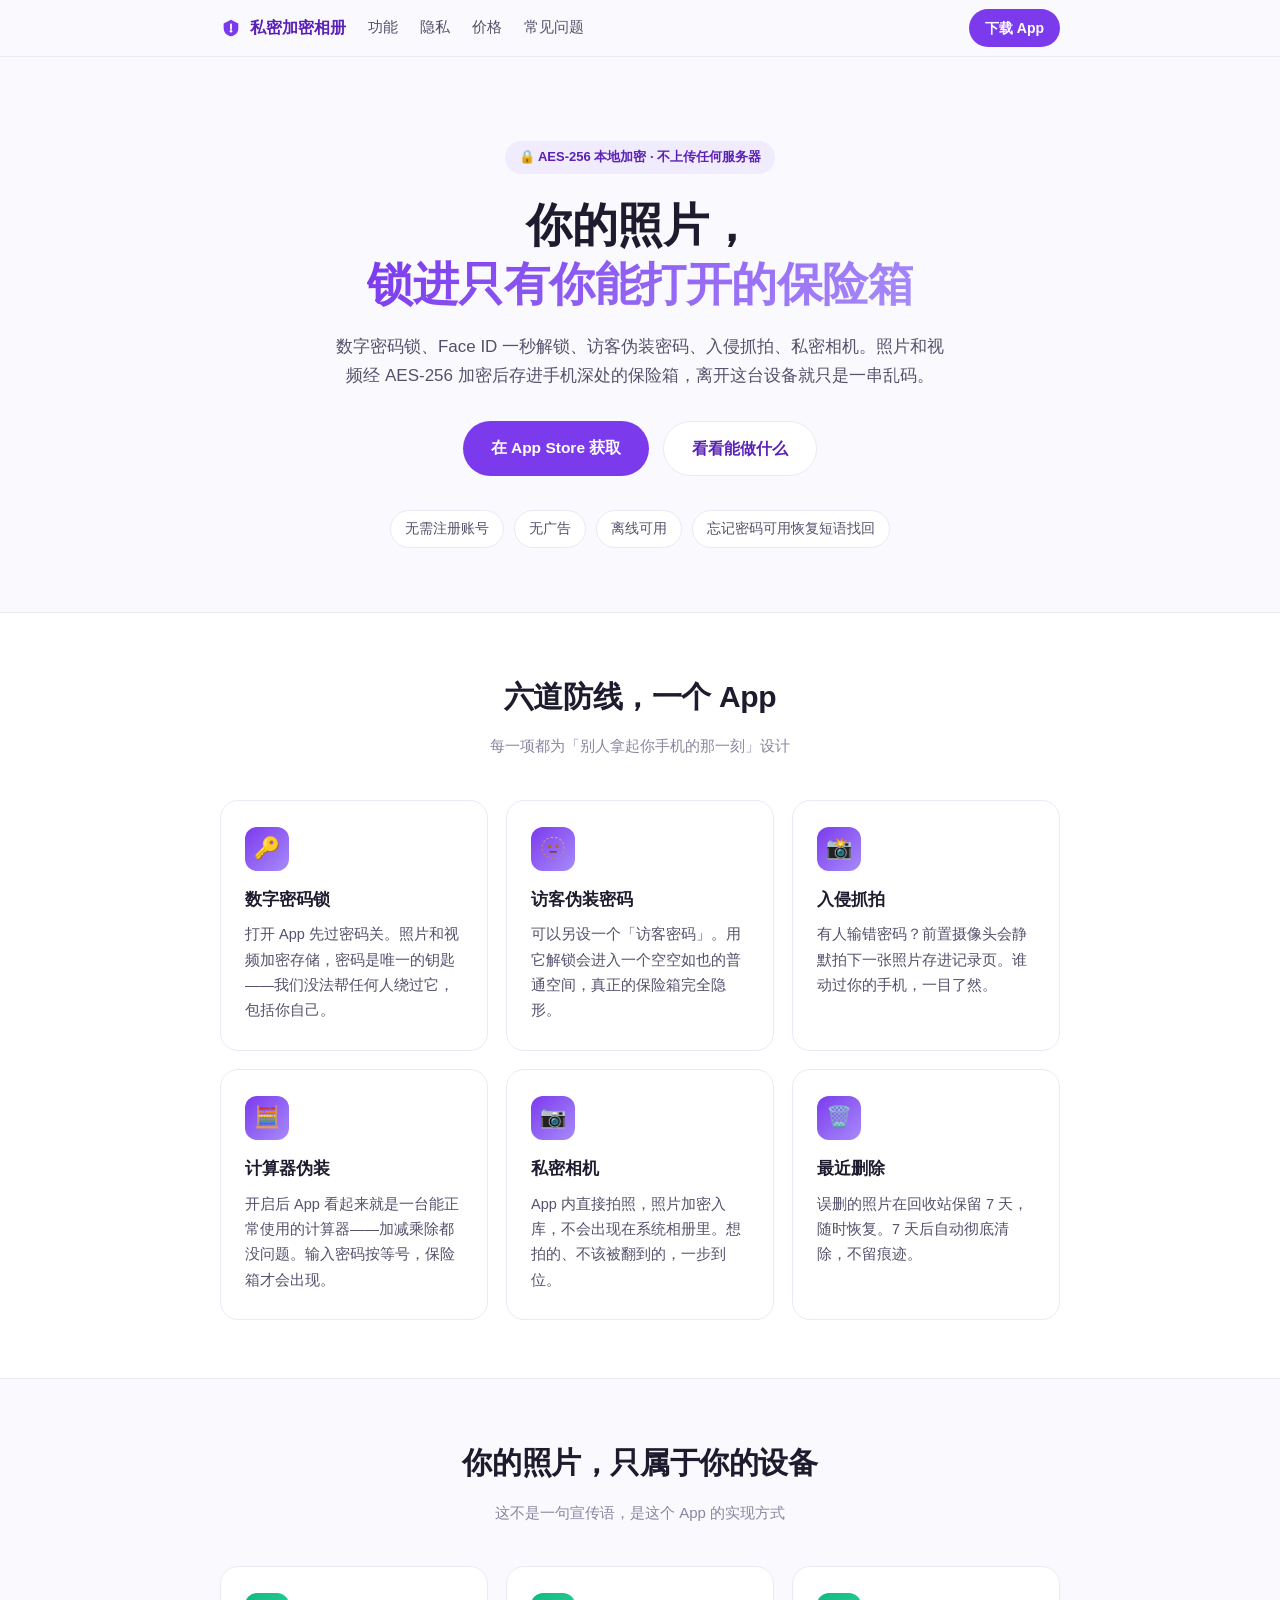
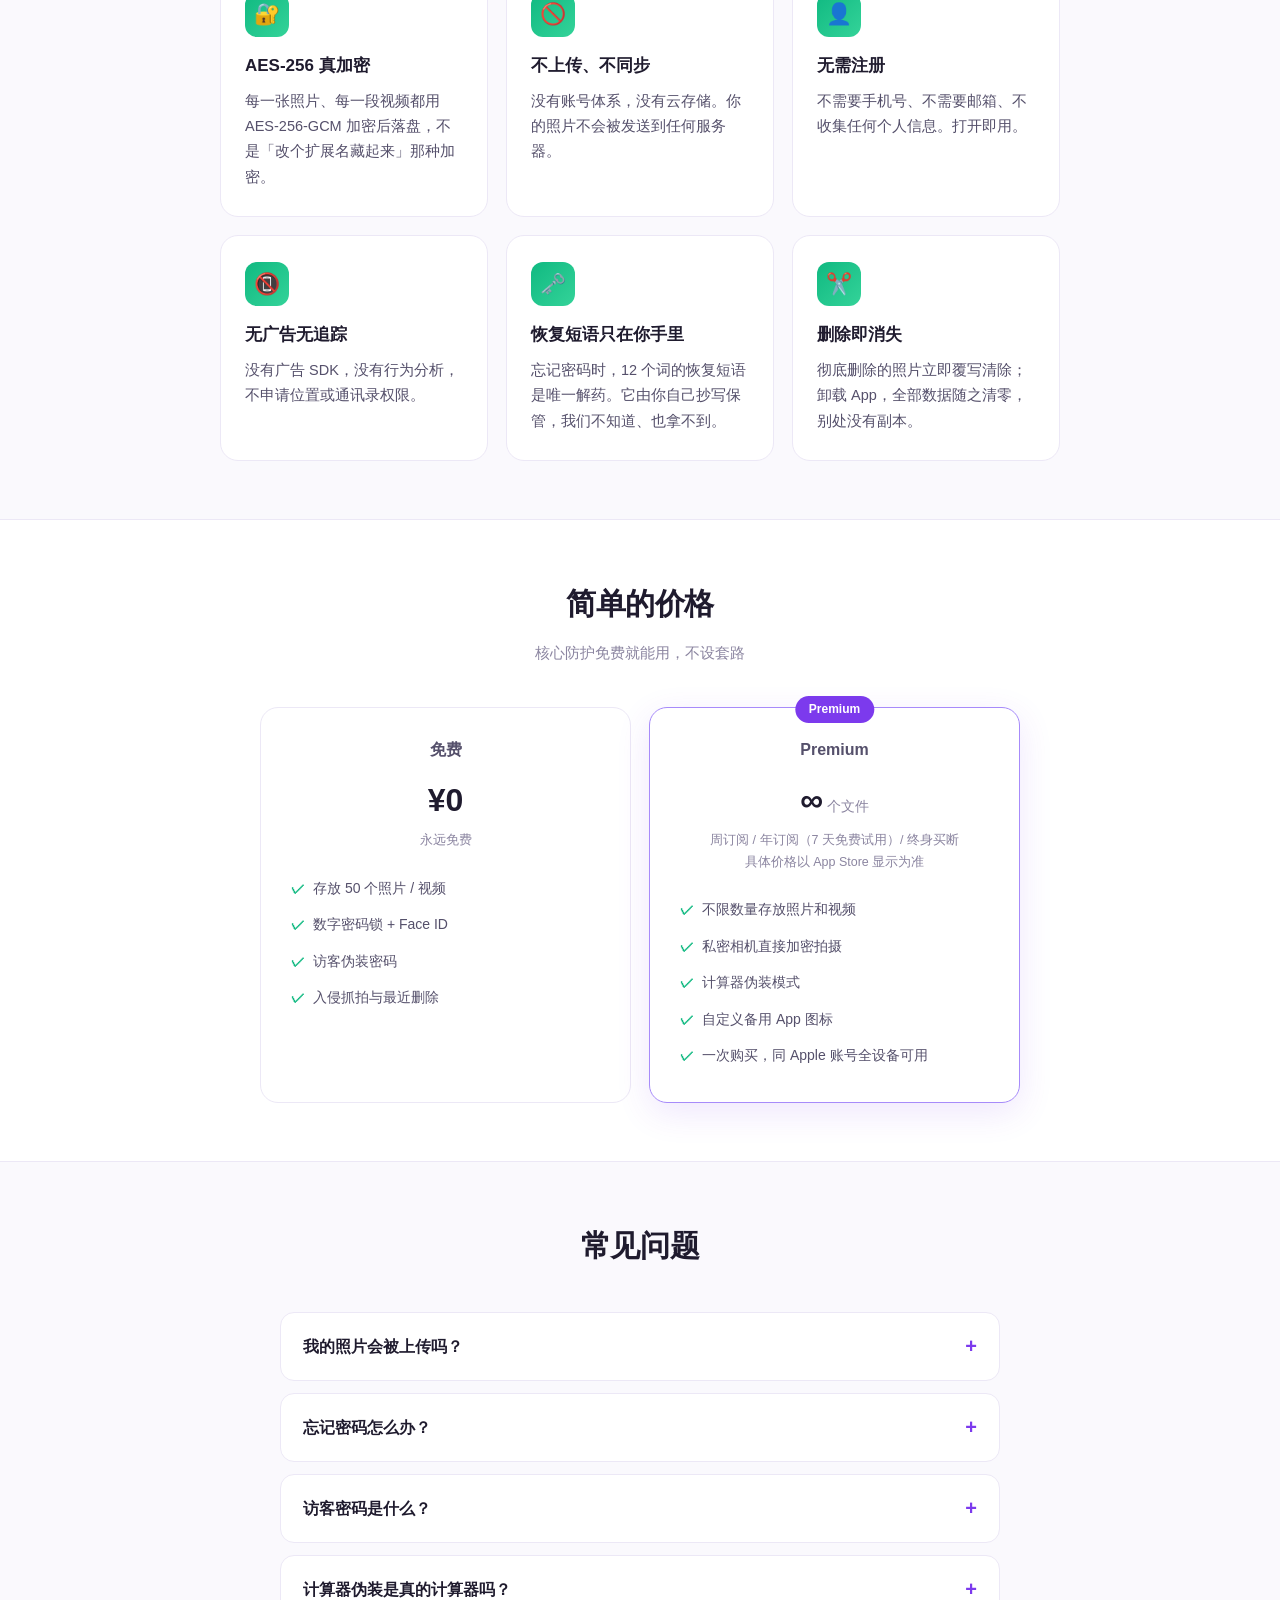
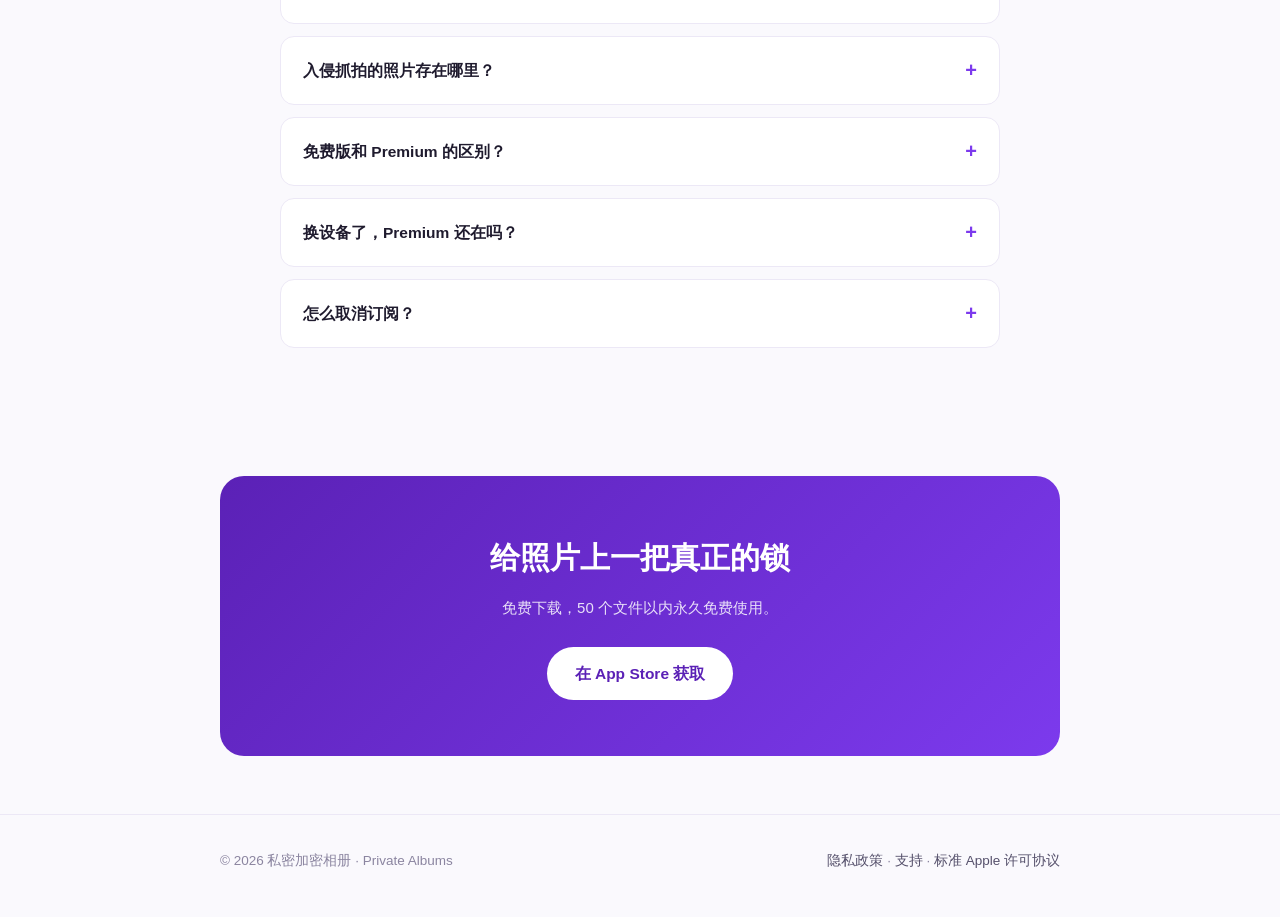
<file: index.html>
<!DOCTYPE html>
<html lang="zh-CN">
<head>
<meta charset="UTF-8">
<meta name="viewport" content="width=device-width, initial-scale=1.0">
<title>私密加密相册 — 带密码锁的照片保险箱</title>
<meta name="description" content="照片和视频用 AES-256 加密锁进保险箱：数字密码、Face ID、访客伪装密码、入侵抓拍、私密相机。全部数据只存在你的设备里。">
<link rel="stylesheet" href="style.css">
</head>
<body>

<nav>
  <div class="wrap">
    <span class="logo">
      <svg viewBox="0 0 24 24" fill="none"><path d="M12 3L4 7v5c0 5 3.4 8.4 8 9 4.6-.6 8-4 8-9V7l-8-4z" fill="#7c3aed"/><path d="M12 8v5" stroke="#fff" stroke-width="2" stroke-linecap="round"/><circle cx="12" cy="15.5" r="1.4" fill="#fff"/></svg>
      私密加密相册
    </span>
    <a class="item" href="#features">功能</a>
    <a class="item" href="#privacy">隐私</a>
    <a class="item" href="#pricing">价格</a>
    <a class="item" href="#faq">常见问题</a>
    <span class="spacer"></span>
    <a class="cta" href="#get">下载 App</a>
  </div>
</nav>

<header class="hero">
  <div class="wrap">
    <span class="badge">🔒 AES-256 本地加密 · 不上传任何服务器</span>
    <h1>你的照片，<br><span class="grad">锁进只有你能打开的保险箱</span></h1>
    <p class="lead">数字密码锁、Face ID 一秒解锁、访客伪装密码、入侵抓拍、私密相机。照片和视频经 AES-256 加密后存进手机深处的保险箱，离开这台设备就只是一串乱码。</p>
    <div class="actions">
      <a class="btn primary" href="https://apps.apple.com/cn/app/id1512321563">在 App Store 获取</a>
      <a class="btn ghost" href="#features">看看能做什么</a>
    </div>
    <div class="pillbar">
      <span class="pill">无需注册账号</span>
      <span class="pill">无广告</span>
      <span class="pill">离线可用</span>
      <span class="pill">忘记密码可用恢复短语找回</span>
    </div>
  </div>
</header>

<section id="features" class="alt">
  <div class="wrap">
    <h2 class="sec">六道防线，一个 App</h2>
    <p class="sec-sub">每一项都为「别人拿起你手机的那一刻」设计</p>
    <div class="grid">
      <div class="card">
        <div class="ico">🔑</div>
        <h3>数字密码锁</h3>
        <p>打开 App 先过密码关。照片和视频加密存储，密码是唯一的钥匙——我们没法帮任何人绕过它，包括你自己。</p>
      </div>
      <div class="card">
        <div class="ico">🫥</div>
        <h3>访客伪装密码</h3>
        <p>可以另设一个「访客密码」。用它解锁会进入一个空空如也的普通空间，真正的保险箱完全隐形。</p>
      </div>
      <div class="card">
        <div class="ico">📸</div>
        <h3>入侵抓拍</h3>
        <p>有人输错密码？前置摄像头会静默拍下一张照片存进记录页。谁动过你的手机，一目了然。</p>
      </div>
      <div class="card">
        <div class="ico">🧮</div>
        <h3>计算器伪装</h3>
        <p>开启后 App 看起来就是一台能正常使用的计算器——加减乘除都没问题。输入密码按等号，保险箱才会出现。</p>
      </div>
      <div class="card">
        <div class="ico">📷</div>
        <h3>私密相机</h3>
        <p>App 内直接拍照，照片加密入库，不会出现在系统相册里。想拍的、不该被翻到的，一步到位。</p>
      </div>
      <div class="card">
        <div class="ico">🗑️</div>
        <h3>最近删除</h3>
        <p>误删的照片在回收站保留 7 天，随时恢复。7 天后自动彻底清除，不留痕迹。</p>
      </div>
    </div>
  </div>
</section>

<section id="privacy">
  <div class="wrap">
    <h2 class="sec">你的照片，只属于你的设备</h2>
    <p class="sec-sub">这不是一句宣传语，是这个 App 的实现方式</p>
    <div class="promise">
      <div class="card">
        <div class="ico">🔐</div>
        <h3>AES-256 真加密</h3>
        <p>每一张照片、每一段视频都用 AES-256-GCM 加密后落盘，不是「改个扩展名藏起来」那种加密。</p>
      </div>
      <div class="card">
        <div class="ico">🚫</div>
        <h3>不上传、不同步</h3>
        <p>没有账号体系，没有云存储。你的照片不会被发送到任何服务器。</p>
      </div>
      <div class="card">
        <div class="ico">👤</div>
        <h3>无需注册</h3>
        <p>不需要手机号、不需要邮箱、不收集任何个人信息。打开即用。</p>
      </div>
      <div class="card">
        <div class="ico">📵</div>
        <h3>无广告无追踪</h3>
        <p>没有广告 SDK，没有行为分析，不申请位置或通讯录权限。</p>
      </div>
      <div class="card">
        <div class="ico">🗝️</div>
        <h3>恢复短语只在你手里</h3>
        <p>忘记密码时，12 个词的恢复短语是唯一解药。它由你自己抄写保管，我们不知道、也拿不到。</p>
      </div>
      <div class="card">
        <div class="ico">✂️</div>
        <h3>删除即消失</h3>
        <p>彻底删除的照片立即覆写清除；卸载 App，全部数据随之清零，别处没有副本。</p>
      </div>
    </div>
  </div>
</section>

<section id="pricing" class="alt">
  <div class="wrap">
    <h2 class="sec">简单的价格</h2>
    <p class="sec-sub">核心防护免费就能用，不设套路</p>
    <div class="plans">
      <div class="plan">
        <h3>免费</h3>
        <div class="price">¥0</div>
        <div class="note">永远免费</div>
        <ul>
          <li>存放 50 个照片 / 视频</li>
          <li>数字密码锁 + Face ID</li>
          <li>访客伪装密码</li>
          <li>入侵抓拍与最近删除</li>
        </ul>
      </div>
      <div class="plan hot">
        <span class="tag">Premium</span>
        <h3>Premium</h3>
        <div class="price">∞<small> 个文件</small></div>
        <div class="note">周订阅 / 年订阅（7 天免费试用）/ 终身买断<br>具体价格以 App Store 显示为准</div>
        <ul>
          <li>不限数量存放照片和视频</li>
          <li>私密相机直接加密拍摄</li>
          <li>计算器伪装模式</li>
          <li>自定义备用 App 图标</li>
          <li>一次购买，同 Apple 账号全设备可用</li>
        </ul>
      </div>
    </div>
  </div>
</section>

<section id="faq">
  <div class="wrap">
    <h2 class="sec">常见问题</h2>
    <p class="sec-sub"></p>
    <div class="faq">
      <details>
        <summary>我的照片会被上传吗？</summary>
        <p>不会。照片和视频经 AES-256 加密后只保存在你这台设备上，App 没有任何上传、云同步功能，也没有账号体系。</p>
      </details>
      <details>
        <summary>忘记密码怎么办？</summary>
        <p>首次设置密码时，App 会生成 12 个词的恢复短语并要求你抄写保存。忘记密码时在锁屏点「忘记密码」，输入恢复短语即可重新设置密码，照片原封不动。如果没有保存恢复短语，数据将无法找回——这是没有后门的代价，也是它安全的证明。</p>
      </details>
      <details>
        <summary>访客密码是什么？</summary>
        <p>它看起来也是一个正常密码，但用它解锁只会进入一个空白的普通空间。把访客密码告诉那个想翻你手机的人，真正的保险箱不会露出一丝痕迹。</p>
      </details>
      <details>
        <summary>计算器伪装是真的计算器吗？</summary>
        <p>是。加减乘除、百分比、连续运算都真实可用，外人怎么按都不会露馅。只有输入你的密码并按等号，才会进入保险箱。</p>
      </details>
      <details>
        <summary>入侵抓拍的照片存在哪里？</summary>
        <p>单独加密存放在设备本地的记录页里，同样不联网。你可以在记录页随时查看或删除它们。</p>
      </details>
      <details>
        <summary>免费版和 Premium 的区别？</summary>
        <p>免费版可存放 50 个文件，密码锁、访客密码、Face ID、入侵抓拍等功能全部可用。Premium 解锁不限数量存放，以及私密相机、计算器伪装、备用图标。</p>
      </details>
      <details>
        <summary>换设备了，Premium 还在吗？</summary>
        <p>在。用同一个 Apple 账号在新设备上打开 App，在付费页点「恢复购买」即可。</p>
      </details>
      <details>
        <summary>怎么取消订阅？</summary>
        <p>在 iPhone 的「设置 › Apple 账号 › 订阅」中随时取消，取消后当前周期结束前仍可继续使用。</p>
      </details>
    </div>
  </div>
</section>

<section id="get">
  <div class="wrap">
    <div class="cta-band">
      <h2>给照片上一把真正的锁</h2>
      <p>免费下载，50 个文件以内永久免费使用。</p>
      <a class="btn" href="https://apps.apple.com/cn/app/id1512321563">在 App Store 获取</a>
    </div>
  </div>
</section>

<footer>
  <div class="wrap">
    <span>© 2026 私密加密相册 · Private Albums</span>
    <span>
      <a href="privacy.html">隐私政策</a> ·
      <a href="support.html">支持</a> ·
      <a href="https://www.apple.com/legal/internet-services/itunes/dev/stdeula/">标准 Apple 许可协议</a>
    </span>
  </div>
</footer>

</body>
</html>
</file>
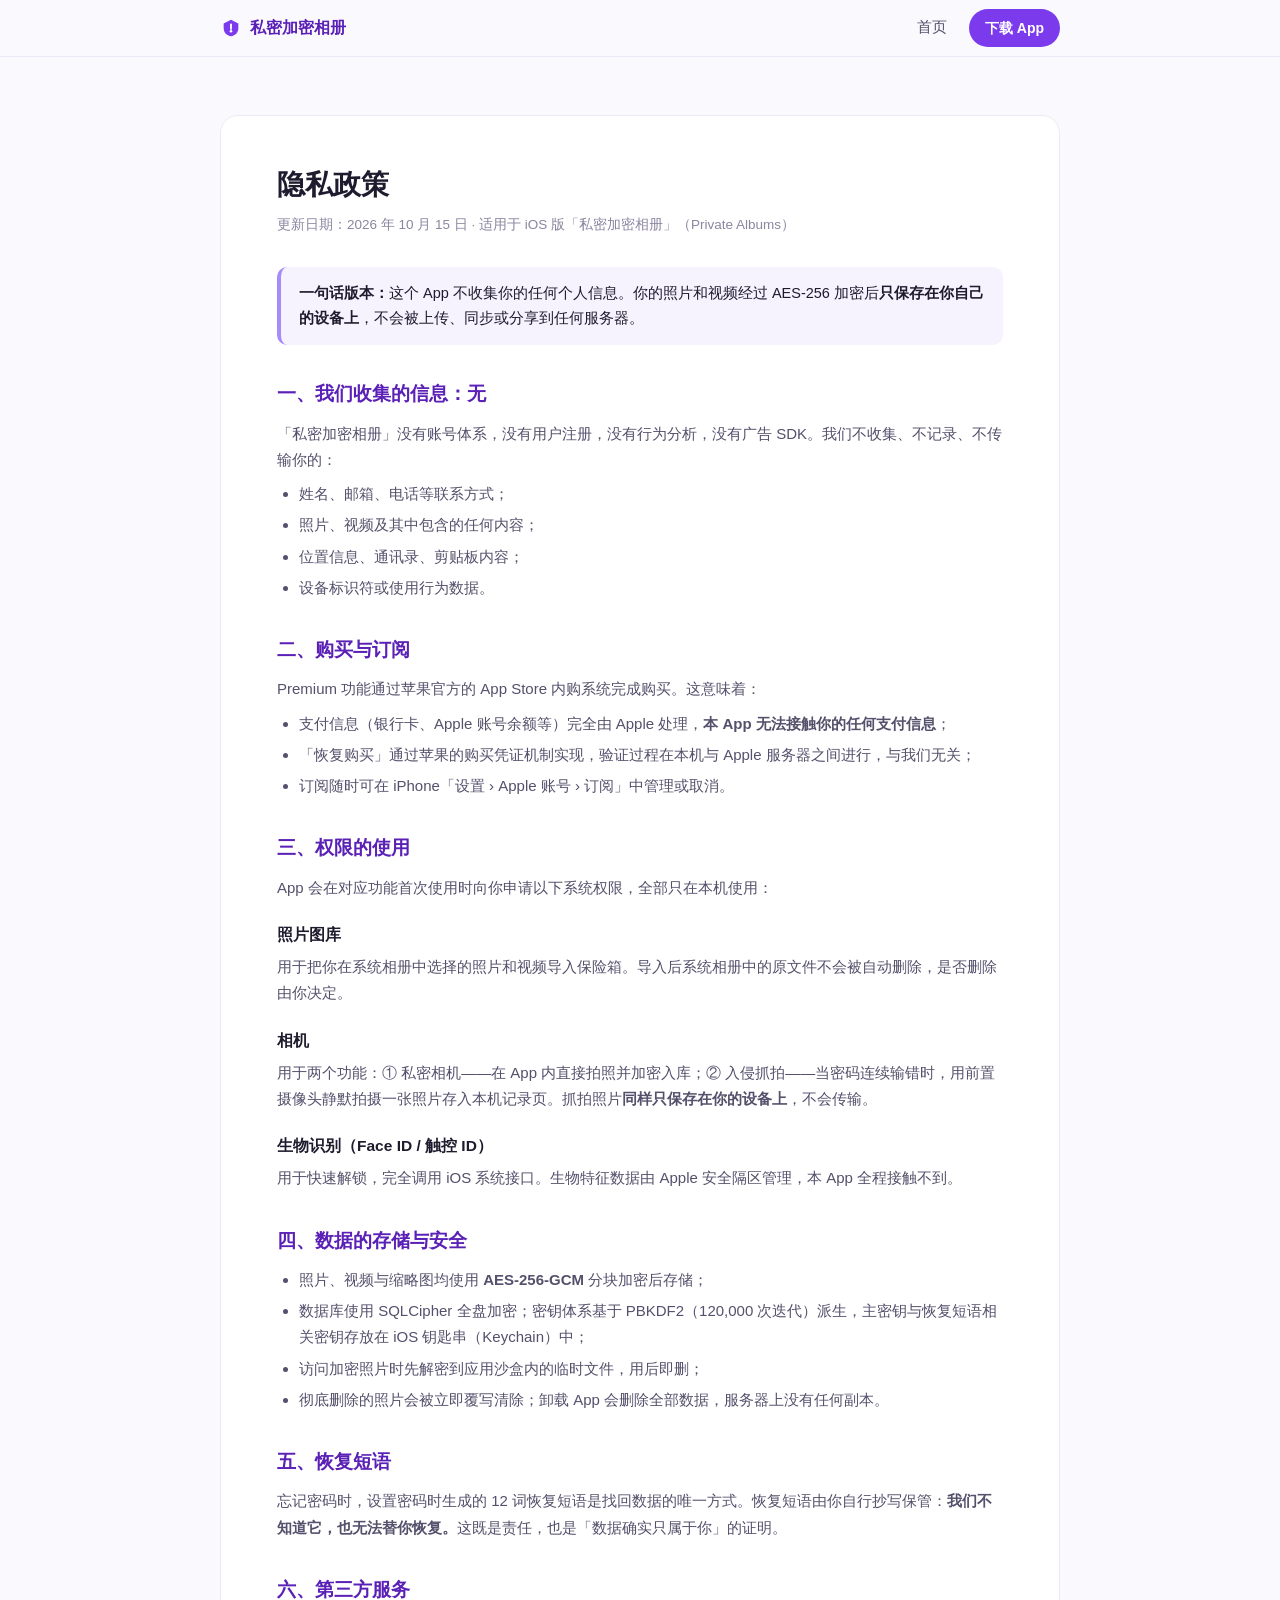
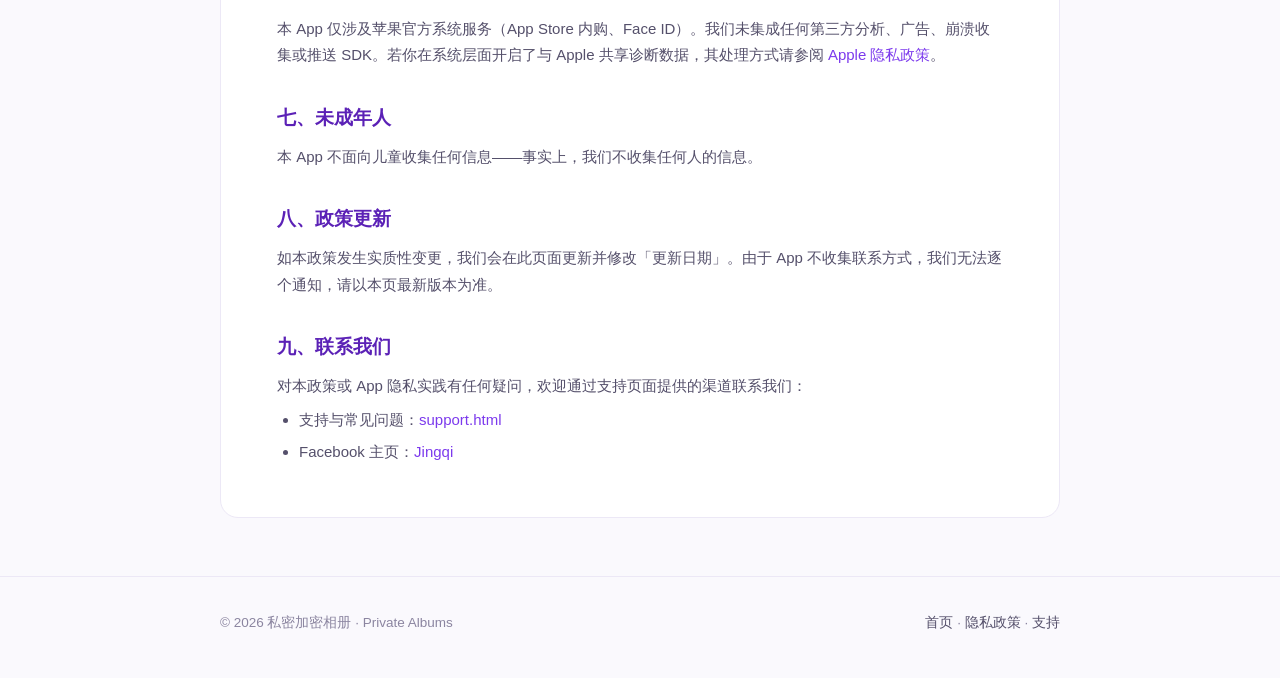
<file: privacy.html>
<!DOCTYPE html>
<html lang="zh-CN">
<head>
<meta charset="UTF-8">
<meta name="viewport" content="width=device-width, initial-scale=1.0">
<title>隐私政策 — 私密加密相册</title>
<meta name="description" content="私密加密相册的隐私政策：我们不收集任何个人信息，照片视频 AES-256 加密仅存储在你的设备上。">
<link rel="stylesheet" href="style.css">
</head>
<body>

<nav>
  <div class="wrap">
    <span class="logo">
      <svg viewBox="0 0 24 24" fill="none"><path d="M12 3L4 7v5c0 5 3.4 8.4 8 9 4.6-.6 8-4 8-9V7l-8-4z" fill="#7c3aed"/><path d="M12 8v5" stroke="#fff" stroke-width="2" stroke-linecap="round"/><circle cx="12" cy="15.5" r="1.4" fill="#fff"/></svg>
      私密加密相册
    </span>
    <span class="spacer"></span>
    <a class="item" href="index.html">首页</a>
    <a class="cta" href="index.html#get">下载 App</a>
  </div>
</nav>

<section>
  <div class="wrap">
    <div class="doc">
      <h1>隐私政策</h1>
      <p class="updated">更新日期：2026 年 10 月 15 日 · 适用于 iOS 版「私密加密相册」（Private Albums）</p>

      <div class="callout">
        <strong>一句话版本：</strong>这个 App 不收集你的任何个人信息。你的照片和视频经过 AES-256 加密后<strong>只保存在你自己的设备上</strong>，不会被上传、同步或分享到任何服务器。
      </div>

      <h2>一、我们收集的信息：无</h2>
      <p>「私密加密相册」没有账号体系，没有用户注册，没有行为分析，没有广告 SDK。我们不收集、不记录、不传输你的：</p>
      <ul>
        <li>姓名、邮箱、电话等联系方式；</li>
        <li>照片、视频及其中包含的任何内容；</li>
        <li>位置信息、通讯录、剪贴板内容；</li>
        <li>设备标识符或使用行为数据。</li>
      </ul>

      <h2>二、购买与订阅</h2>
      <p>Premium 功能通过苹果官方的 App Store 内购系统完成购买。这意味着：</p>
      <ul>
        <li>支付信息（银行卡、Apple 账号余额等）完全由 Apple 处理，<strong>本 App 无法接触你的任何支付信息</strong>；</li>
        <li>「恢复购买」通过苹果的购买凭证机制实现，验证过程在本机与 Apple 服务器之间进行，与我们无关；</li>
        <li>订阅随时可在 iPhone「设置 › Apple 账号 › 订阅」中管理或取消。</li>
      </ul>

      <h2>三、权限的使用</h2>
      <p>App 会在对应功能首次使用时向你申请以下系统权限，全部只在本机使用：</p>
      <h3>照片图库</h3>
      <p>用于把你在系统相册中选择的照片和视频导入保险箱。导入后系统相册中的原文件不会被自动删除，是否删除由你决定。</p>
      <h3>相机</h3>
      <p>用于两个功能：① 私密相机——在 App 内直接拍照并加密入库；② 入侵抓拍——当密码连续输错时，用前置摄像头静默拍摄一张照片存入本机记录页。抓拍照片<strong>同样只保存在你的设备上</strong>，不会传输。</p>
      <h3>生物识别（Face ID / 触控 ID）</h3>
      <p>用于快速解锁，完全调用 iOS 系统接口。生物特征数据由 Apple 安全隔区管理，本 App 全程接触不到。</p>

      <h2>四、数据的存储与安全</h2>
      <ul>
        <li>照片、视频与缩略图均使用 <strong>AES-256-GCM</strong> 分块加密后存储；</li>
        <li>数据库使用 SQLCipher 全盘加密；密钥体系基于 PBKDF2（120,000 次迭代）派生，主密钥与恢复短语相关密钥存放在 iOS 钥匙串（Keychain）中；</li>
        <li>访问加密照片时先解密到应用沙盒内的临时文件，用后即删；</li>
        <li>彻底删除的照片会被立即覆写清除；卸载 App 会删除全部数据，服务器上没有任何副本。</li>
      </ul>

      <h2>五、恢复短语</h2>
      <p>忘记密码时，设置密码时生成的 12 词恢复短语是找回数据的唯一方式。恢复短语由你自行抄写保管：<strong>我们不知道它，也无法替你恢复。</strong>这既是责任，也是「数据确实只属于你」的证明。</p>

      <h2>六、第三方服务</h2>
      <p>本 App 仅涉及苹果官方系统服务（App Store 内购、Face ID）。我们未集成任何第三方分析、广告、崩溃收集或推送 SDK。若你在系统层面开启了与 Apple 共享诊断数据，其处理方式请参阅 <a href="https://www.apple.com/legal/privacy/" rel="noopener">Apple 隐私政策</a>。</p>

      <h2>七、未成年人</h2>
      <p>本 App 不面向儿童收集任何信息——事实上，我们不收集任何人的信息。</p>

      <h2>八、政策更新</h2>
      <p>如本政策发生实质性变更，我们会在此页面更新并修改「更新日期」。由于 App 不收集联系方式，我们无法逐个通知，请以本页最新版本为准。</p>

      <h2>九、联系我们</h2>
      <p>对本政策或 App 隐私实践有任何疑问，欢迎通过支持页面提供的渠道联系我们：</p>
      <ul>
        <li>支持与常见问题：<a href="support.html">support.html</a></li>
        <li>Facebook 主页：<a href="https://www.facebook.com/Jingqi-103004027902475" rel="noopener">Jingqi</a></li>
      </ul>
    </div>
  </div>
</section>

<footer>
  <div class="wrap">
    <span>© 2026 私密加密相册 · Private Albums</span>
    <span>
      <a href="index.html">首页</a> ·
      <a href="privacy.html">隐私政策</a> ·
      <a href="support.html">支持</a>
    </span>
  </div>
</footer>

</body>
</html>
</file>
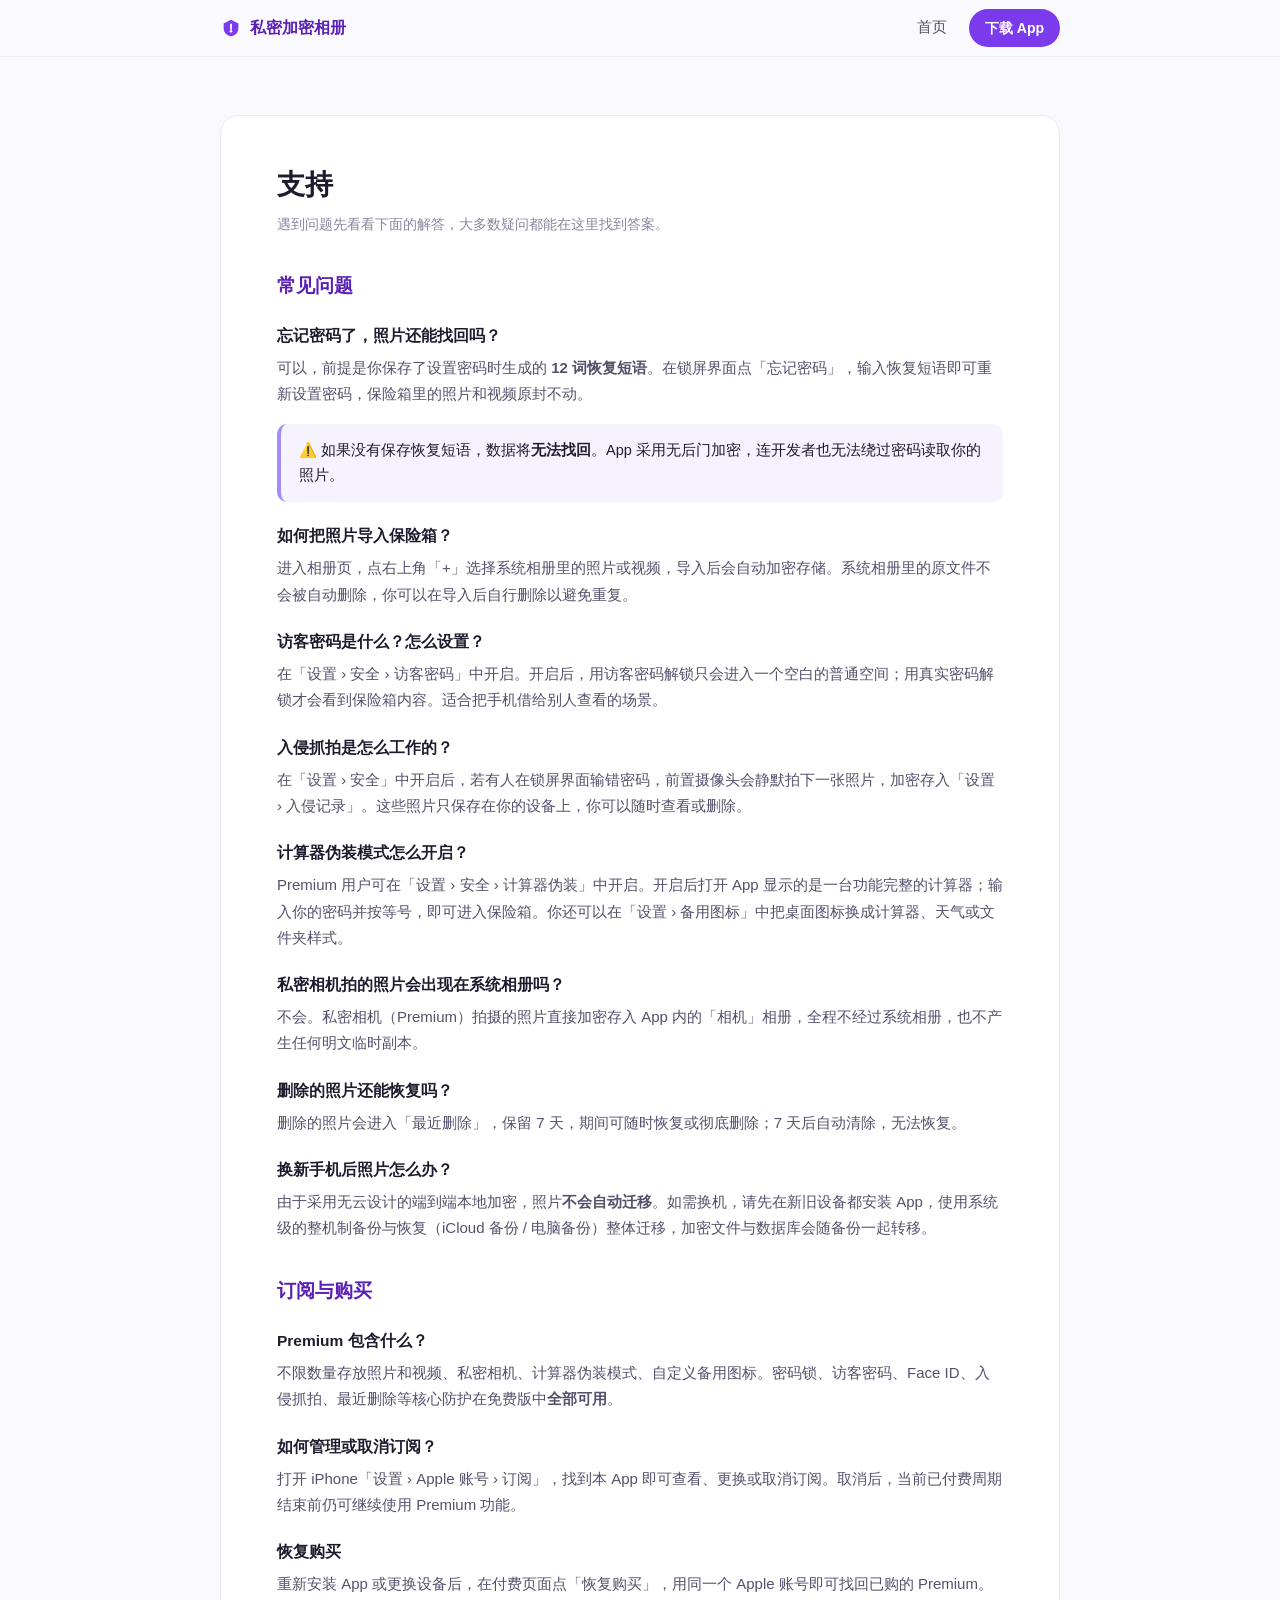
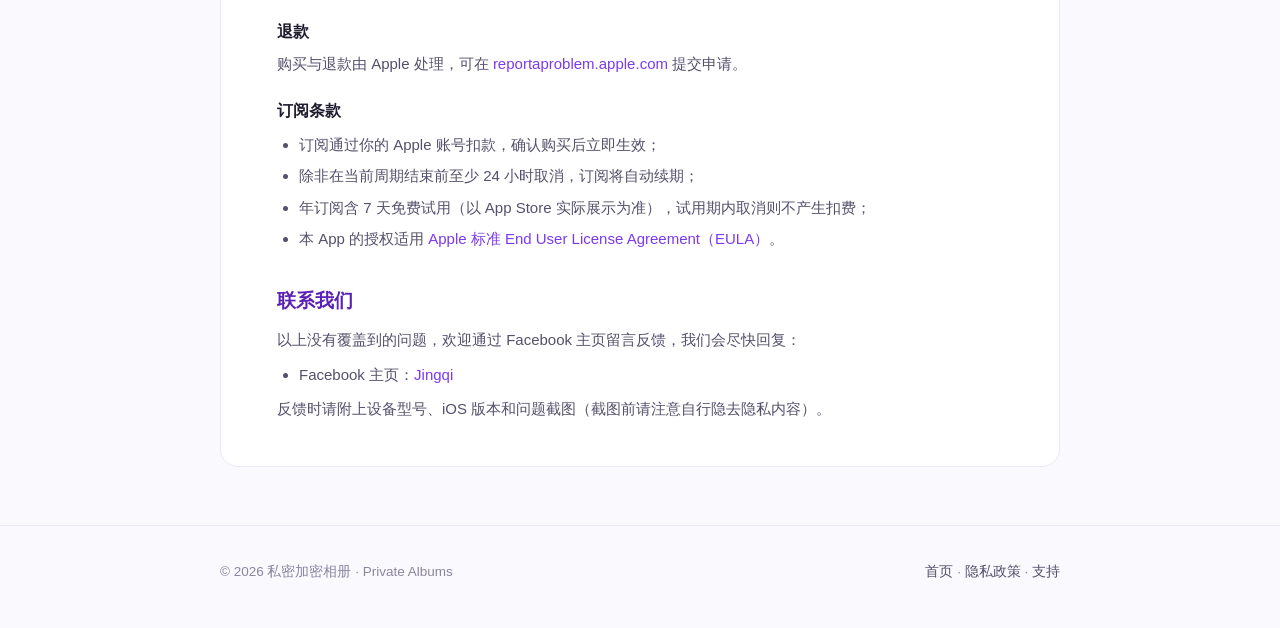
<file: support.html>
<!DOCTYPE html>
<html lang="zh-CN">
<head>
<meta charset="UTF-8">
<meta name="viewport" content="width=device-width, initial-scale=1.0">
<title>支持 — 私密加密相册</title>
<meta name="description" content="私密加密相册的支持页面：常见问题、订阅管理、恢复购买与联系我们。">
<link rel="stylesheet" href="style.css">
</head>
<body>

<nav>
  <div class="wrap">
    <span class="logo">
      <svg viewBox="0 0 24 24" fill="none"><path d="M12 3L4 7v5c0 5 3.4 8.4 8 9 4.6-.6 8-4 8-9V7l-8-4z" fill="#7c3aed"/><path d="M12 8v5" stroke="#fff" stroke-width="2" stroke-linecap="round"/><circle cx="12" cy="15.5" r="1.4" fill="#fff"/></svg>
      私密加密相册
    </span>
    <span class="spacer"></span>
    <a class="item" href="index.html">首页</a>
    <a class="cta" href="index.html#get">下载 App</a>
  </div>
</nav>

<section>
  <div class="wrap">
    <div class="doc">
      <h1>支持</h1>
      <p class="updated">遇到问题先看看下面的解答，大多数疑问都能在这里找到答案。</p>

      <h2>常见问题</h2>

      <h3>忘记密码了，照片还能找回吗？</h3>
      <p>可以，前提是你保存了设置密码时生成的 <strong>12 词恢复短语</strong>。在锁屏界面点「忘记密码」，输入恢复短语即可重新设置密码，保险箱里的照片和视频原封不动。</p>
      <div class="callout">⚠️ 如果没有保存恢复短语，数据将<strong>无法找回</strong>。App 采用无后门加密，连开发者也无法绕过密码读取你的照片。</div>

      <h3>如何把照片导入保险箱？</h3>
      <p>进入相册页，点右上角「+」选择系统相册里的照片或视频，导入后会自动加密存储。系统相册里的原文件不会被自动删除，你可以在导入后自行删除以避免重复。</p>

      <h3>访客密码是什么？怎么设置？</h3>
      <p>在「设置 › 安全 › 访客密码」中开启。开启后，用访客密码解锁只会进入一个空白的普通空间；用真实密码解锁才会看到保险箱内容。适合把手机借给别人查看的场景。</p>

      <h3>入侵抓拍是怎么工作的？</h3>
      <p>在「设置 › 安全」中开启后，若有人在锁屏界面输错密码，前置摄像头会静默拍下一张照片，加密存入「设置 › 入侵记录」。这些照片只保存在你的设备上，你可以随时查看或删除。</p>

      <h3>计算器伪装模式怎么开启？</h3>
      <p>Premium 用户可在「设置 › 安全 › 计算器伪装」中开启。开启后打开 App 显示的是一台功能完整的计算器；输入你的密码并按等号，即可进入保险箱。你还可以在「设置 › 备用图标」中把桌面图标换成计算器、天气或文件夹样式。</p>

      <h3>私密相机拍的照片会出现在系统相册吗？</h3>
      <p>不会。私密相机（Premium）拍摄的照片直接加密存入 App 内的「相机」相册，全程不经过系统相册，也不产生任何明文临时副本。</p>

      <h3>删除的照片还能恢复吗？</h3>
      <p>删除的照片会进入「最近删除」，保留 7 天，期间可随时恢复或彻底删除；7 天后自动清除，无法恢复。</p>

      <h3>换新手机后照片怎么办？</h3>
      <p>由于采用无云设计的端到端本地加密，照片<strong>不会自动迁移</strong>。如需换机，请先在新旧设备都安装 App，使用系统级的整机制备份与恢复（iCloud 备份 / 电脑备份）整体迁移，加密文件与数据库会随备份一起转移。</p>

      <h2>订阅与购买</h2>

      <h3>Premium 包含什么？</h3>
      <p>不限数量存放照片和视频、私密相机、计算器伪装模式、自定义备用图标。密码锁、访客密码、Face ID、入侵抓拍、最近删除等核心防护在免费版中<strong>全部可用</strong>。</p>

      <h3>如何管理或取消订阅？</h3>
      <p>打开 iPhone「设置 › Apple 账号 › 订阅」，找到本 App 即可查看、更换或取消订阅。取消后，当前已付费周期结束前仍可继续使用 Premium 功能。</p>

      <h3>恢复购买</h3>
      <p>重新安装 App 或更换设备后，在付费页面点「恢复购买」，用同一个 Apple 账号即可找回已购的 Premium。</p>

      <h3>退款</h3>
      <p>购买与退款由 Apple 处理，可在 <a href="https://reportaproblem.apple.com" rel="noopener">reportaproblem.apple.com</a> 提交申请。</p>

      <h3>订阅条款</h3>
      <ul>
        <li>订阅通过你的 Apple 账号扣款，确认购买后立即生效；</li>
        <li>除非在当前周期结束前至少 24 小时取消，订阅将自动续期；</li>
        <li>年订阅含 7 天免费试用（以 App Store 实际展示为准），试用期内取消则不产生扣费；</li>
        <li>本 App 的授权适用 <a href="https://www.apple.com/legal/internet-services/itunes/dev/stdeula/" rel="noopener">Apple 标准 End User License Agreement（EULA）</a>。</li>
      </ul>

      <h2>联系我们</h2>
      <p>以上没有覆盖到的问题，欢迎通过 Facebook 主页留言反馈，我们会尽快回复：</p>
      <ul>
        <li>Facebook 主页：<a href="https://www.facebook.com/Jingqi-103004027902475" rel="noopener">Jingqi</a></li>
      </ul>
      <p>反馈时请附上设备型号、iOS 版本和问题截图（截图前请注意自行隐去隐私内容）。</p>
    </div>
  </div>
</section>

<footer>
  <div class="wrap">
    <span>© 2026 私密加密相册 · Private Albums</span>
    <span>
      <a href="index.html">首页</a> ·
      <a href="privacy.html">隐私政策</a> ·
      <a href="support.html">支持</a>
    </span>
  </div>
</footer>

</body>
</html>
</file>
<file: style.css>
/* 私密加密相册 · 官网样式（对齐 App 紫渐变品牌） */
:root {
  --brand: #7c3aed;
  --brand-2: #a78bfa;
  --brand-deep: #5b21b6;
  --ink: #1f1b2e;
  --ink-2: #55506b;
  --ink-3: #8b85a0;
  --bg: #faf9fd;
  --card: #ffffff;
  --line: #ece8f6;
  --ok: #10b981;
  --radius: 18px;
}

* { margin: 0; padding: 0; box-sizing: border-box; }

html { scroll-behavior: smooth; }

body {
  font-family: -apple-system, BlinkMacSystemFont, "PingFang SC", "Hiragino Sans GB", "Microsoft YaHei", sans-serif;
  background: var(--bg);
  color: var(--ink);
  line-height: 1.75;
  -webkit-font-smoothing: antialiased;
}

a { color: var(--brand); text-decoration: none; }
a:hover { text-decoration: underline; }

.wrap { max-width: 880px; margin: 0 auto; padding: 0 20px; }

/* 导航 */
nav {
  position: sticky; top: 0; z-index: 10;
  background: rgba(250, 249, 253, 0.9);
  backdrop-filter: blur(12px);
  border-bottom: 1px solid var(--line);
}
nav .wrap { display: flex; align-items: center; gap: 22px; height: 56px; }
nav .logo { font-weight: 700; color: var(--brand-deep); display: flex; align-items: center; gap: 8px; }
nav .logo svg { width: 22px; height: 22px; }
nav a.item { color: var(--ink-2); font-size: 14.5px; }
nav a.item:hover { color: var(--brand); text-decoration: none; }
nav .spacer { flex: 1; }
nav .cta {
  background: var(--brand); color: #fff; padding: 7px 16px;
  border-radius: 999px; font-size: 14px; font-weight: 600;
}
nav .cta:hover { text-decoration: none; background: var(--brand-deep); }

/* Hero */
.hero { text-align: center; padding: 84px 0 64px; }
.hero .badge {
  display: inline-flex; align-items: center; gap: 6px;
  background: #f1ebfe; color: var(--brand-deep);
  font-size: 13px; font-weight: 600;
  padding: 5px 14px; border-radius: 999px; margin-bottom: 22px;
}
.hero h1 {
  font-size: clamp(30px, 5.5vw, 46px); line-height: 1.28;
  letter-spacing: -0.5px; margin-bottom: 18px;
}
.hero h1 .grad {
  background: linear-gradient(135deg, var(--brand) 0%, var(--brand-2) 100%);
  -webkit-background-clip: text; background-clip: text; color: transparent;
}
.hero p.lead {
  font-size: 17px; color: var(--ink-2); max-width: 620px; margin: 0 auto 30px;
}
.hero .actions { display: flex; gap: 14px; justify-content: center; flex-wrap: wrap; }
.btn {
  display: inline-block; padding: 13px 28px; border-radius: 999px;
  font-weight: 600; font-size: 15.5px; transition: 0.15s;
}
.btn.primary { background: var(--brand); color: #fff; }
.btn.primary:hover { background: var(--brand-deep); text-decoration: none; }
.btn.ghost { background: #fff; color: var(--brand-deep); border: 1.5px solid var(--line); }
.btn.ghost:hover { border-color: var(--brand-2); text-decoration: none; }

.hero .pillbar {
  display: flex; gap: 10px; justify-content: center; flex-wrap: wrap;
  margin-top: 34px; color: var(--ink-2); font-size: 13.5px;
}
.pillbar .pill {
  background: #fff; border: 1px solid var(--line);
  padding: 6px 14px; border-radius: 999px;
}

/* 区块 */
section { padding: 58px 0; }
section.alt { background: #fff; border-top: 1px solid var(--line); border-bottom: 1px solid var(--line); }
h2.sec {
  font-size: clamp(23px, 3.6vw, 30px); letter-spacing: -0.4px;
  text-align: center; margin-bottom: 10px;
}
p.sec-sub { text-align: center; color: var(--ink-3); margin-bottom: 40px; font-size: 15px; }

/* 功能卡 */
.grid { display: grid; grid-template-columns: repeat(auto-fit, minmax(250px, 1fr)); gap: 18px; }
.card {
  background: var(--card); border: 1px solid var(--line);
  border-radius: var(--radius); padding: 26px 24px;
}
.card .ico {
  width: 44px; height: 44px; border-radius: 12px; margin-bottom: 14px;
  background: linear-gradient(135deg, var(--brand), var(--brand-2));
  display: flex; align-items: center; justify-content: center;
  color: #fff; font-size: 21px;
}
.card h3 { font-size: 17px; margin-bottom: 8px; }
.card p { font-size: 14.5px; color: var(--ink-2); }

/* 隐私承诺 */
.promise { display: grid; grid-template-columns: repeat(auto-fit, minmax(250px, 1fr)); gap: 18px; }
.promise .card .ico { background: linear-gradient(135deg, #10b981, #34d399); }

/* 价格 */
.plans { display: grid; grid-template-columns: repeat(auto-fit, minmax(240px, 1fr)); gap: 18px; max-width: 760px; margin: 0 auto; }
.plan {
  background: #fff; border: 1.5px solid var(--line); border-radius: var(--radius);
  padding: 28px 26px; text-align: center;
}
.plan.hot { border-color: var(--brand-2); box-shadow: 0 10px 34px rgba(124, 58, 237, 0.12); position: relative; }
.plan .tag {
  position: absolute; top: -12px; left: 50%; transform: translateX(-50%);
  background: var(--brand); color: #fff; font-size: 12px; font-weight: 600;
  padding: 3px 14px; border-radius: 999px; white-space: nowrap;
}
.plan h3 { font-size: 16px; color: var(--ink-2); }
.plan .price { font-size: 32px; font-weight: 800; margin: 8px 0 2px; }
.plan .price small { font-size: 14px; font-weight: 500; color: var(--ink-3); }
.plan .note { font-size: 12.5px; color: var(--ink-3); margin-bottom: 18px; }
.plan ul { list-style: none; text-align: left; font-size: 14px; color: var(--ink-2); }
.plan ul li { padding: 6px 0 6px 26px; position: relative; }
.plan ul li::before {
  content: "✓"; position: absolute; left: 4px; color: var(--ok); font-weight: 700;
}

/* FAQ */
.faq { max-width: 720px; margin: 0 auto; }
details {
  background: #fff; border: 1px solid var(--line); border-radius: 14px;
  padding: 16px 22px; margin-bottom: 12px;
}
details summary {
  cursor: pointer; font-weight: 600; font-size: 15.5px; list-style: none;
  display: flex; justify-content: space-between; align-items: center;
}
details summary::after { content: "+"; color: var(--brand); font-size: 20px; }
details[open] summary::after { content: "−"; }
details p { margin-top: 10px; font-size: 14.5px; color: var(--ink-2); }

/* CTA */
.cta-band {
  background: linear-gradient(135deg, var(--brand-deep), var(--brand));
  border-radius: 24px; color: #fff; text-align: center; padding: 56px 26px;
}
.cta-band h2 { font-size: clamp(22px, 4vw, 30px); margin-bottom: 10px; }
.cta-band p { color: rgba(255,255,255,0.85); margin-bottom: 26px; font-size: 15px; }
.cta-band .btn { background: #fff; color: var(--brand-deep); }

/* 页脚 */
footer { border-top: 1px solid var(--line); padding: 34px 0 44px; color: var(--ink-3); font-size: 13.5px; }
footer .wrap { display: flex; justify-content: space-between; gap: 16px; flex-wrap: wrap; align-items: center; }
footer a { color: var(--ink-2); }

/* 隐私/支持页正文 */
.doc { background: #fff; border: 1px solid var(--line); border-radius: var(--radius); padding: 44px clamp(22px, 5vw, 56px); }
.doc h1 { font-size: 28px; margin-bottom: 4px; }
.doc .updated { color: var(--ink-3); font-size: 13.5px; margin-bottom: 30px; }
.doc h2 { font-size: 19px; margin: 32px 0 10px; color: var(--brand-deep); }
.doc h3 { font-size: 15.5px; margin: 20px 0 6px; }
.doc p, .doc li { font-size: 15px; color: var(--ink-2); }
.doc ul { padding-left: 22px; margin: 8px 0; }
.doc li { margin: 5px 0; }
.doc .callout {
  background: #f6f2fe; border-left: 4px solid var(--brand-2);
  border-radius: 10px; padding: 14px 18px; margin: 16px 0; font-size: 14.5px;
}

@media (max-width: 560px) {
  nav a.item { display: none; }
  .hero { padding: 56px 0 44px; }
}
</file>
